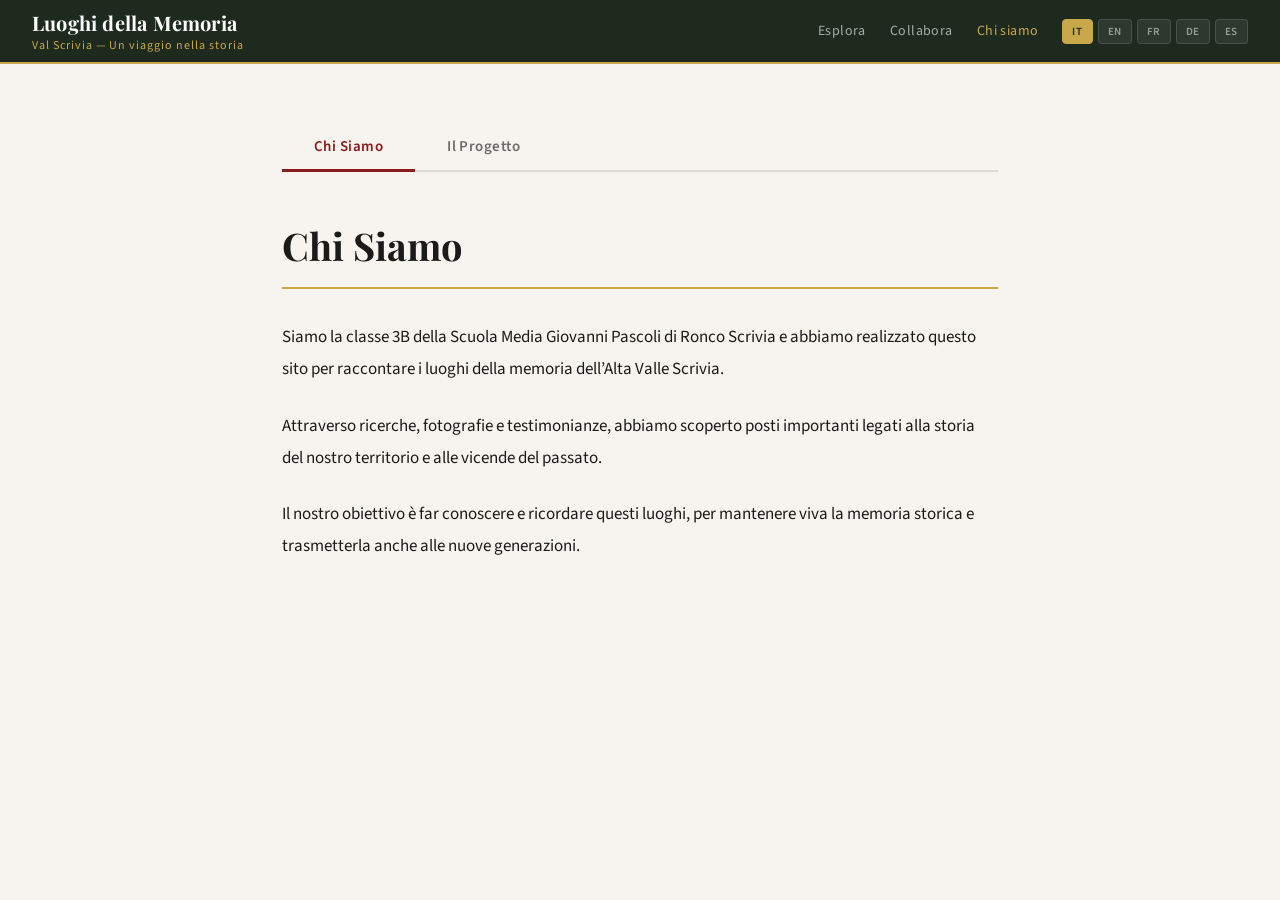
<file: chisiamo.html>
<!DOCTYPE html>
<html lang="it">
<head>
  <meta charset="UTF-8" />
  <meta name="viewport" content="width=device-width, initial-scale=1.0"/>
  <title>Chi Siamo — Luoghi della Memoria Val Scrivia</title>
  <link rel="preconnect" href="https://fonts.googleapis.com">
  <link href="https://fonts.googleapis.com/css2?family=Playfair+Display:wght@400;700&family=Source+Sans+3:wght@300;400;600&display=swap" rel="stylesheet">
  <link rel="stylesheet" href="style.css" />
  <link rel="stylesheet" href="chisiamo.css" />
</head>
<body>

  <!-- HEADER (uguale a index.html) -->
  <header>
    <div class="header-inner">
      <div class="header-title">
        <div>
          <h1>Luoghi della Memoria</h1>
          <p class="header-subtitle">Val Scrivia — Un viaggio nella storia</p>
        </div>
      </div>
      <div style="display:flex; align-items:center; gap:24px;">
        <nav class="header-nav">
          <a href="index.html" class="nav-link">Esplora</a>
          <a href="collabora.html" class="nav-link">Collabora</a>
          <a href="chisiamo.html" class="nav-link active">Chi siamo</a>
        </nav>
        <!-- SELETTORE LINGUA -->
        <div class="lang-switcher-header">
          <button class="lang-btn-h active" onclick="setLang('it')">IT</button>
          <button class="lang-btn-h" onclick="setLang('en')">EN</button>
          <button class="lang-btn-h" onclick="setLang('fr')">FR</button>
          <button class="lang-btn-h" onclick="setLang('de')">DE</button>
          <button class="lang-btn-h" onclick="setLang('es')">ES</button>
        </div>
      </div>
    </div>
  </header>

  <!-- CONTENUTO -->
  <main class="chisiamo-main">

    <!-- TAB -->
    <div class="cs-tabs">
      <button class="cs-tab active" onclick="switchCS('chisiamo')" id="tab-chisiamo" data-it="Chi Siamo" data-en="About Us" data-fr="Qui Sommes-Nous" data-de="Über Uns" data-es="Quiénes Somos">Chi Siamo</button>
      <button class="cs-tab" onclick="switchCS('progetto')" id="tab-progetto" data-it="Il Progetto" data-en="The Project" data-fr="Le Projet" data-de="Das Projekt" data-es="El Proyecto">Il Progetto</button>
    </div>

    <!-- SEZIONE CHI SIAMO -->
    <section class="cs-section active" id="cs-chisiamo">
      <h2 class="cs-title" id="cs-title-chisiamo">Chi Siamo</h2>
      <div class="cs-content" id="cs-content-chisiamo">
        <p>Siamo la classe 3B della Scuola Media Giovanni Pascoli di Ronco Scrivia e abbiamo realizzato questo sito per raccontare i luoghi della memoria dell’Alta Valle Scrivia.</p>
        <p>Attraverso ricerche, fotografie e testimonianze, abbiamo scoperto posti importanti legati alla storia del nostro territorio e alle vicende del passato.</p>
        <p>Il nostro obiettivo è far conoscere e ricordare questi luoghi, per mantenere viva la memoria storica e trasmetterla anche alle nuove generazioni.</p>
      </div>
    </section>

    <!-- SEZIONE IL PROGETTO -->
    <section class="cs-section" id="cs-progetto">
      <h2 class="cs-title" id="cs-title-progetto">Il Progetto</h2>
      <div class="cs-content" id="cs-content-progetto">
        <p>Il progetto è stato realizzato grazie al lavoro di tutta la classe 3B. Uno di noi si è occupato della programmazione dell’applicazione utilizzando HTML5, JavaScript e CSS, creando il sito e le sue funzionalità, mentre, per la mappa, abbiamo utilizzato strumenti liberi come Leaflet e OpenStreetMap.</p>
        <p>Altri compagni, invece, hanno svolto ricerche storiche, raccolto informazioni, scattato fotografie ed effettuato sopralluoghi nei luoghi della memoria dell’Alta Valle Scrivia, contribuendo alla realizzazione dei contenuti del progetto.</p>
        <p> </p>
        <p> </p>
        <p>Email di riferimento: fortu.andre2012@gmail.com</p>

      </div>
    </section>

  </main>

  <script src="chisiamo.js"></script>
</body>
</html>
</file>
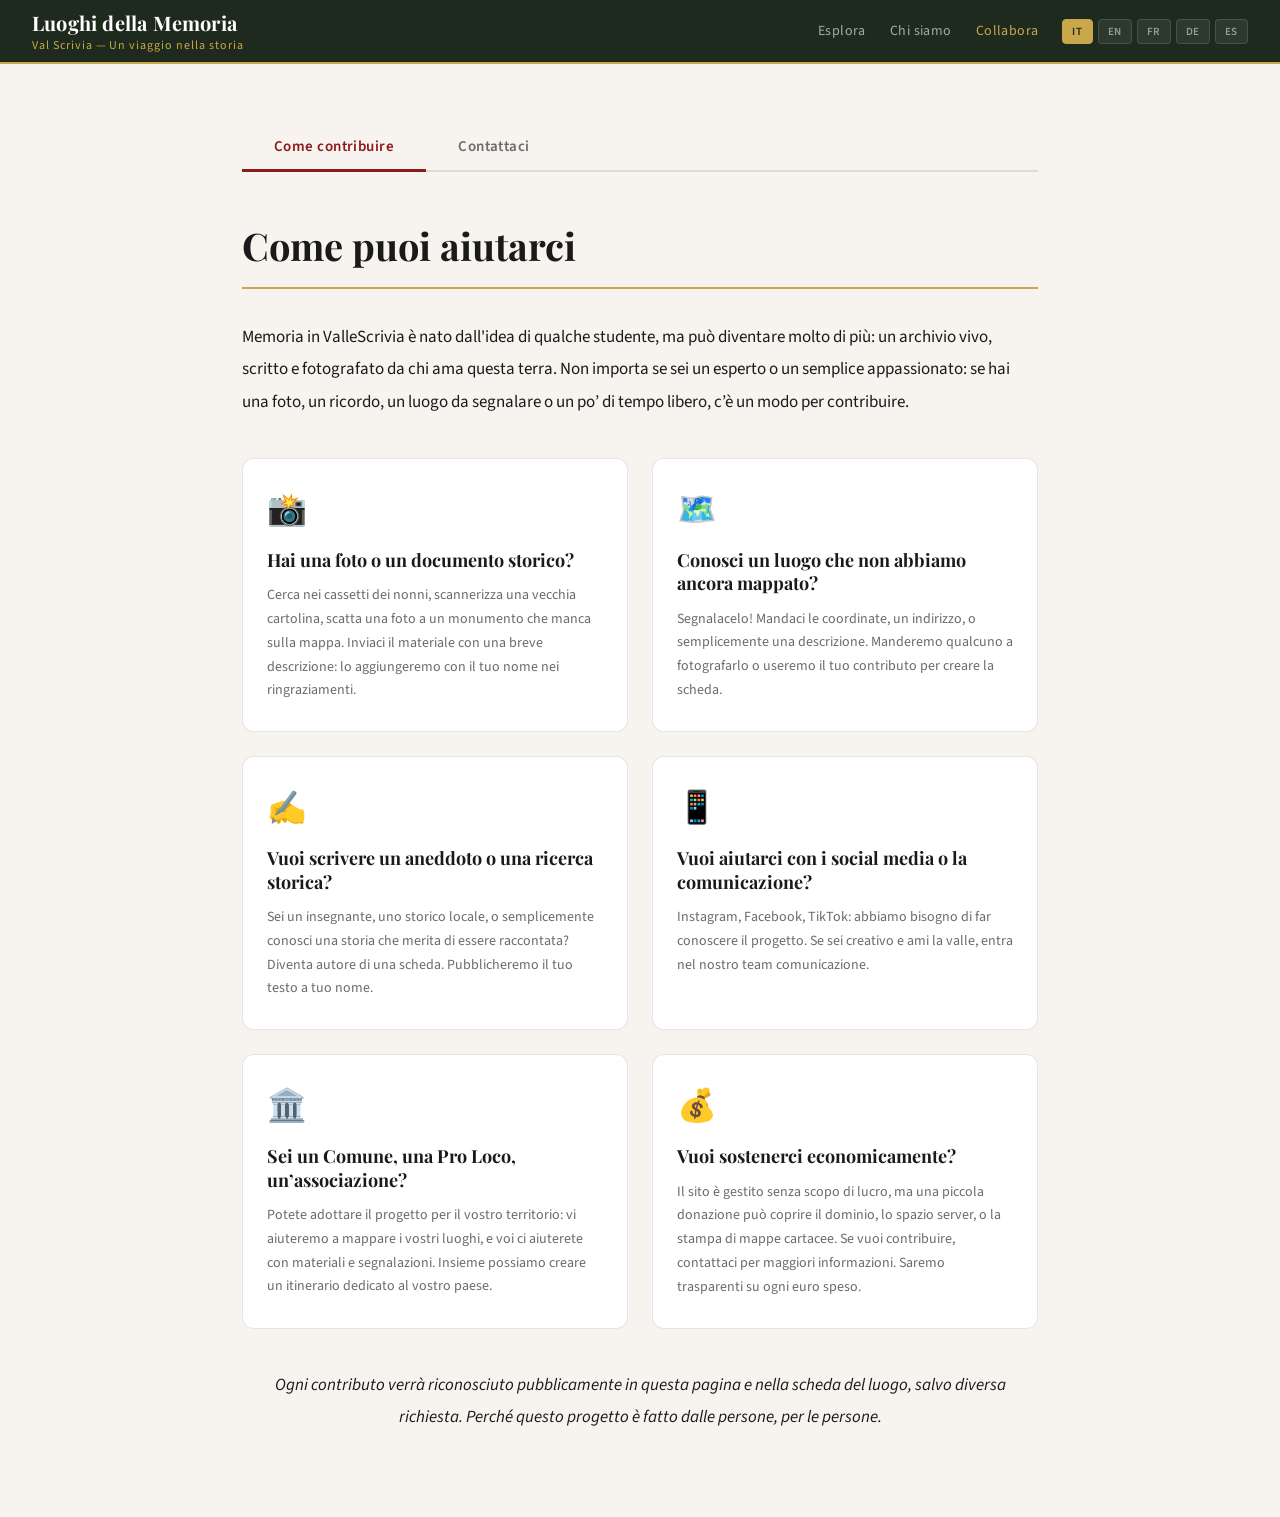
<file: collabora.html>
<!DOCTYPE html>
<html lang="it">
<head>
  <meta charset="UTF-8" />
  <meta name="viewport" content="width=device-width, initial-scale=1.0"/>
  <title>Collabora — Luoghi della Memoria Val Scrivia</title>
  <link rel="preconnect" href="https://fonts.googleapis.com">
  <link href="https://fonts.googleapis.com/css2?family=Playfair+Display:wght@400;700&family=Source+Sans+3:wght@300;400;600&display=swap" rel="stylesheet">
  <link rel="stylesheet" href="style.css" />
  <link rel="stylesheet" href="collabora.css" />
</head>
<body>

  <!-- HEADER (identico a index.html e chisiamo.html) -->
  <header>
    <div class="header-inner">
      <div class="header-title">
        <div>
          <h1>Luoghi della Memoria</h1>
          <p class="header-subtitle">Val Scrivia — Un viaggio nella storia</p>
        </div>
      </div>
      <div style="display:flex; align-items:center; gap:24px;">
        <nav class="header-nav">
          <a href="index.html" class="nav-link">Esplora</a>
          <a href="chisiamo.html" class="nav-link">Chi siamo</a>
          <a href="collabora.html" class="nav-link active">Collabora</a>
        </nav>
        <!-- SELETTORE LINGUA -->
        <div class="lang-switcher-header">
          <button class="lang-btn-h active" onclick="setLang('it')">IT</button>
          <button class="lang-btn-h" onclick="setLang('en')">EN</button>
          <button class="lang-btn-h" onclick="setLang('fr')">FR</button>
          <button class="lang-btn-h" onclick="setLang('de')">DE</button>
          <button class="lang-btn-h" onclick="setLang('es')">ES</button>
        </div>
      </div>
    </div>
  </header>

  <!-- CONTENUTO -->
  <main class="collabora-main">

    <!-- TAB -->
    <div class="cs-tabs">
      <button class="cs-tab active" onclick="switchCS('contribuisci')" id="tab-contribuisci">Come contribuire</button>
      <button class="cs-tab" onclick="switchCS('contattaci')" id="tab-contattaci">Contattaci</button>
    </div>

    <!-- SEZIONE COME CONTRIBUIRE -->
    <section class="cs-section active" id="cs-contribuisci">
      <h2 class="cs-title">Come puoi aiutarci</h2>
      <div class="cs-content">
        <p>Memoria in ValleScrivia è nato dall'idea di qualche studente, ma può diventare molto di più: un archivio vivo, scritto e fotografato da chi ama questa terra. Non importa se sei un esperto o un semplice appassionato: se hai una foto, un ricordo, un luogo da segnalare o un po’ di tempo libero, c’è un modo per contribuire.</p>

        <div class="contributo-cards">
          <div class="contributo-card">
            <div class="contributo-icon">📸</div>
            <h3>Hai una foto o un documento storico?</h3>
            <p>Cerca nei cassetti dei nonni, scannerizza una vecchia cartolina, scatta una foto a un monumento che manca sulla mappa. Inviaci il materiale con una breve descrizione: lo aggiungeremo con il tuo nome nei ringraziamenti.</p>
          </div>

          <div class="contributo-card">
            <div class="contributo-icon">🗺️</div>
            <h3>Conosci un luogo che non abbiamo ancora mappato?</h3>
            <p>Segnalacelo! Mandaci le coordinate, un indirizzo, o semplicemente una descrizione. Manderemo qualcuno a fotografarlo o useremo il tuo contributo per creare la scheda.</p>
          </div>

          <div class="contributo-card">
            <div class="contributo-icon">✍️</div>
            <h3>Vuoi scrivere un aneddoto o una ricerca storica?</h3>
            <p>Sei un insegnante, uno storico locale, o semplicemente conosci una storia che merita di essere raccontata? Diventa autore di una scheda. Pubblicheremo il tuo testo a tuo nome.</p>
          </div>

          <div class="contributo-card">
            <div class="contributo-icon">📱</div>
            <h3>Vuoi aiutarci con i social media o la comunicazione?</h3>
            <p>Instagram, Facebook, TikTok: abbiamo bisogno di far conoscere il progetto. Se sei creativo e ami la valle, entra nel nostro team comunicazione.</p>
          </div>

          <div class="contributo-card">
            <div class="contributo-icon">🏛️</div>
            <h3>Sei un Comune, una Pro Loco, un’associazione?</h3>
            <p>Potete adottare il progetto per il vostro territorio: vi aiuteremo a mappare i vostri luoghi, e voi ci aiuterete con materiali e segnalazioni. Insieme possiamo creare un itinerario dedicato al vostro paese.</p>
          </div>

          <div class="contributo-card">
            <div class="contributo-icon">💰</div>
            <h3>Vuoi sostenerci economicamente?</h3>
            <p>Il sito è gestito senza scopo di lucro, ma una piccola donazione può coprire il dominio, lo spazio server, o la stampa di mappe cartacee. Se vuoi contribuire, contattaci per maggiori informazioni. Saremo trasparenti su ogni euro speso.</p>
          </div>
        </div>

        <p class="ringraziamenti-note">Ogni contributo verrà riconosciuto pubblicamente in questa pagina e nella scheda del luogo, salvo diversa richiesta. Perché questo progetto è fatto dalle persone, per le persone.</p>
      </div>
    </section>

    <!-- SEZIONE CONTATTACI -->
    <section class="cs-section" id="cs-contattaci">
      <h2 class="cs-title">Scrivici</h2>
      <div class="cs-content">
        <p>Usa il modulo qui sotto per inviarci un messaggio. Se preferisci, puoi scriverci direttamente a <a href="mailto:fortu.andre2012@gmail.com">fortu.andre2012@gmail.com</a>.</p>

        <form id="form-contatto" class="contatto-form" action="https://formspree.io/f/xdajzenj" method="POST">
          <div class="form-group">
            <label for="nome">Il tuo nome *</label>
            <input type="text" id="nome" name="nome" required placeholder="Mario Rossi">
          </div>
          <div class="form-group">
            <label for="email">La tua email *</label>
            <input type="email" id="email" name="email" required placeholder="mario.rossi@email.com">
          </div>
          <div class="form-group">
            <label for="tipo">Tipo di contributo</label>
            <select id="tipo" name="tipo">
              <option value="">-- Scegli --</option>
              <option value="Foto o documento storico">Foto o documento storico</option>
              <option value="Segnalazione luogo">Segnalazione di un luogo</option>
              <option value="Scrittura aneddoto/ricerca">Scrittura aneddoto o ricerca</option>
              <option value="Social media">Aiuto con i social media</option>
              <option value="Ente/Associazione">Comune, Pro Loco o associazione</option>
              <option value="Donazione">Sostegno economico</option>
              <option value="Altro">Altro</option>
            </select>
          </div>
          <div class="form-group">
            <label for="messaggio">Messaggio *</label>
            <textarea id="messaggio" name="messaggio" rows="6" required placeholder="Descrivi come vorresti contribuire..."></textarea>
          </div>
          <button type="submit" class="btn-invia">Invia messaggio ✉️</button>
        </form>

        <div id="conferma-invio" class="conferma-invio" style="display:none;">
          <p>✅ Grazie per averci contattato! Ti risponderemo al più presto.</p>
        </div>
      </div>
    </section>

  </main>

  <script src="collabora.js"></script>
</body>
</html>
</file>
<file: style.css>
/* =============================================
   LUOGHI DELLA MEMORIA — VAL SCRIVIA
   style.css
   ============================================= */

:root {
  --serif: 'Playfair Display', Georgia, serif;
  --sans: 'Source Sans 3', sans-serif;

  --bg:        #f7f4ef;
  --surface:   #ffffff;
  --sidebar-bg:#1e2a1e;
  --sidebar-surface: #2a3a2a;
  --accent:    #8b1a1a;
  --accent2:   #c9a84c;
  --text:      #1a1a1a;
  --text-muted:#6b6b6b;
  --text-light:#a0a0a0;
  --border:    rgba(0,0,0,0.10);

  --cat-wwi:    #7a4f2e;
  --cat-wwii:   #2e4a7a;
  --cat-resist: #2e6b3a;
  --cat-olocausto: #5a3070;
  --cat-mafia:  #7a2e2e;
}

* { margin: 0; padding: 0; box-sizing: border-box; }

body {
  font-family: var(--sans);
  background: var(--bg);
  color: var(--text);
  min-height: 100vh;
  display: flex;
  flex-direction: column;
}

/* ---- HEADER ---- */
header {
  background: var(--sidebar-bg);
  color: #fff;
  padding: 0 32px;
  height: 64px;
  display: flex;
  align-items: center;
  border-bottom: 2px solid var(--accent2);
  flex-shrink: 0;
  position: sticky;
  top: 0;
  z-index: 100;
}

.header-inner {
  display: flex;
  align-items: center;
  justify-content: space-between;
  width: 100%;
}

.header-title {
  display: flex;
  align-items: center;
  gap: 14px;
}

.header-dove {
  font-size: 22px;
  color: var(--accent2);
}

header h1 {
  font-family: var(--serif);
  font-size: 20px;
  font-weight: 700;
  letter-spacing: 0.01em;
  color: #fff;
}

.header-subtitle {
  font-size: 12px;
  color: var(--accent2);
  letter-spacing: 0.08em;
  margin-top: 1px;
}

.header-nav { display: flex; gap: 24px; }

.nav-link {
  color: rgba(255,255,255,0.6);
  text-decoration: none;
  font-size: 14px;
  font-weight: 400;
  transition: color 0.2s;
  letter-spacing: 0.03em;
}

.nav-link:hover, .nav-link.active { color: var(--accent2); }

/* ---- LAYOUT ---- */
.app-layout {
  display: flex;
  flex: 1;
  height: calc(100vh - 64px);
  overflow: hidden;
}

/* ---- SIDEBAR ---- */
.sidebar {
  width: 280px;
  min-width: 280px;
  background: var(--sidebar-bg);
  display: flex;
  flex-direction: column;
  overflow: hidden;
  border-right: 1px solid rgba(255,255,255,0.06);
}

/* TABS */
.tabs {
  display: flex;
  border-bottom: 1px solid rgba(255,255,255,0.08);
  flex-shrink: 0;
}

.tab {
  flex: 1;
  padding: 14px 0;
  background: none;
  border: none;
  color: rgba(255,255,255,0.45);
  font-family: var(--sans);
  font-size: 13px;
  font-weight: 600;
  letter-spacing: 0.06em;
  text-transform: uppercase;
  cursor: pointer;
  transition: color 0.2s, background 0.2s;
  border-bottom: 2px solid transparent;
  margin-bottom: -1px;
}

.tab:hover { color: rgba(255,255,255,0.75); }

.tab.active {
  color: var(--accent2);
  border-bottom-color: var(--accent2);
}

/* TAB CONTENT */
.tab-content { display: none; flex-direction: column; overflow-y: auto; flex: 1; }
.tab-content.active { display: flex; }

.sidebar-label {
  font-size: 10px;
  letter-spacing: 0.12em;
  text-transform: uppercase;
  color: rgba(255,255,255,0.3);
  padding: 16px 18px 8px;
  flex-shrink: 0;
}

/* LISTA PAESI */
.paese-list, .itinerario-list {
  list-style: none;
  padding: 0 10px 20px;
  display: flex;
  flex-direction: column;
  gap: 2px;
}

.paese-item {
  border-radius: 6px;
  overflow: hidden;
}

.paese-nome {
  display: flex;
  align-items: center;
  justify-content: space-between;
  padding: 9px 12px;
  font-size: 14px;
  color: rgba(255,255,255,0.65);
  cursor: pointer;
  border-radius: 6px;
  transition: background 0.15s, color 0.15s;
  user-select: none;
}

.paese-nome:hover { background: rgba(255,255,255,0.06); color: rgba(255,255,255,0.9); }
.paese-nome.open { color: #fff; background: rgba(255,255,255,0.08); }

.paese-arrow {
  font-size: 11px;
  transition: transform 0.25s;
  color: rgba(255,255,255,0.3);
}
.paese-nome.open .paese-arrow { transform: rotate(90deg); color: var(--accent2); }

/* CATEGORIE */
.categorie-list {
  list-style: none;
  padding: 0 0 4px 14px;
  display: flex;
  flex-direction: column;
  gap: 1px;
}

.categoria-item { border-radius: 5px; overflow: hidden; }

.categoria-nome {
  display: flex;
  align-items: center;
  justify-content: space-between;
  padding: 7px 10px;
  font-size: 12px;
  color: rgba(255,255,255,0.5);
  cursor: pointer;
  border-radius: 5px;
  transition: background 0.15s, color 0.15s;
  user-select: none;
  gap: 8px;
}

.categoria-nome:hover { background: rgba(255,255,255,0.05); color: rgba(255,255,255,0.8); }
.categoria-nome.open { color: #fff; }

.cat-dot {
  width: 7px; height: 7px;
  border-radius: 50%;
  flex-shrink: 0;
}

.cat-wwi    { background: var(--cat-wwi); }
.cat-wwii   { background: var(--cat-wwii); }
.cat-resist { background: var(--cat-resist); }
.cat-olocausto { background: var(--cat-olocausto); }
.cat-mafia  { background: var(--cat-mafia); }

.cat-arrow {
  font-size: 10px;
  transition: transform 0.2s;
  color: rgba(255,255,255,0.25);
  margin-left: auto;
}
.categoria-nome.open .cat-arrow { transform: rotate(90deg); color: var(--accent2); }

/* LUOGHI SOTTO CATEGORIA */
.luoghi-list {
  list-style: none;
  padding: 0 0 4px 16px;
  display: flex;
  flex-direction: column;
  gap: 1px;
}

.luogo-item {
  padding: 6px 10px;
  font-size: 12px;
  color: rgba(255,255,255,0.4);
  cursor: pointer;
  border-radius: 4px;
  transition: background 0.15s, color 0.15s;
  border-left: 2px solid transparent;
}

.luogo-item:hover {
  background: rgba(255,255,255,0.05);
  color: rgba(255,255,255,0.75);
}

.luogo-item.selected {
  color: var(--accent2);
  border-left-color: var(--accent2);
  background: rgba(201,168,76,0.08);
}

/* ITINERARI */
.itinerario-item {
  padding: 10px 12px;
  font-size: 13px;
  color: rgba(255,255,255,0.6);
  cursor: pointer;
  border-radius: 6px;
  transition: background 0.15s, color 0.15s;
  border-left: 3px solid transparent;
  display: flex;
  flex-direction: column;
  gap: 3px;
}

.itinerario-item:hover { background: rgba(255,255,255,0.06); color: #fff; }
.itinerario-item.selected {
  color: var(--accent2);
  border-left-color: var(--accent2);
  background: rgba(201,168,76,0.08);
}

.itinerario-item-subtitle {
  font-size: 11px;
  color: rgba(255,255,255,0.3);
}
.itinerario-item.selected .itinerario-item-subtitle { color: rgba(201,168,76,0.6); }

/* ---- PANNELLO DESTRO ---- */
.detail-panel {
  flex: 1;
  overflow-y: auto;
  background: var(--bg);
  padding: 40px 48px;
}

/* EMPTY STATE */
.empty-state {
  display: flex;
  flex-direction: column;
  align-items: center;
  justify-content: center;
  height: 100%;
  text-align: center;
  color: var(--text-muted);
  gap: 16px;
}

.empty-icon {
  font-size: 40px;
  color: var(--accent2);
  opacity: 0.4;
}

.empty-state h2 {
  font-family: var(--serif);
  font-size: 28px;
  font-weight: 400;
  color: var(--text);
}

.empty-state p {
  font-size: 15px;
  line-height: 1.7;
  color: var(--text-muted);
}

/* BREADCRUMB */
.detail-breadcrumb {
  font-size: 11px;
  letter-spacing: 0.1em;
  text-transform: uppercase;
  color: var(--text-muted);
  margin-bottom: 10px;
}

/* TITOLO DETTAGLIO */
.detail-title {
  font-family: var(--serif);
  font-size: 34px;
  font-weight: 700;
  color: var(--text);
  line-height: 1.2;
  margin-bottom: 28px;
  border-bottom: 2px solid var(--accent2);
  padding-bottom: 16px;
}

/* FOTO */
.detail-photos {
  display: grid;
  grid-template-columns: repeat(auto-fill, minmax(200px, 1fr));
  gap: 12px;
  margin-bottom: 28px;
}

.detail-photo {
  aspect-ratio: 4/3;
  object-fit: cover;
  border-radius: 8px;
  width: 100%;
  background: #ddd;
}

.photo-placeholder {
  aspect-ratio: 4/3;
  background: linear-gradient(135deg, #e8e0d0, #d4c9b0);
  border-radius: 8px;
  display: flex;
  align-items: center;
  justify-content: center;
  color: var(--text-muted);
  font-size: 13px;
}

/* DESCRIZIONE */
.detail-description {
  font-size: 16px;
  line-height: 1.8;
  color: var(--text);
  margin-bottom: 32px;
  max-width: 700px;
}

/* MAPPA */
.detail-map-wrap {
  border-radius: 10px;
  overflow: hidden;
  margin-bottom: 28px;
  border: 1px solid var(--border);
  height: 280px;
}

#detail-map, #itinerario-map { height: 100%; width: 100%; }

/* BOTTONE ARRIVARCI */
.btn-arrivarci {
  display: inline-flex;
  align-items: center;
  gap: 8px;
  background: var(--accent);
  color: #fff;
  border: none;
  padding: 14px 28px;
  border-radius: 6px;
  font-family: var(--sans);
  font-size: 15px;
  font-weight: 600;
  cursor: pointer;
  letter-spacing: 0.03em;
  transition: background 0.2s, transform 0.15s;
}

.btn-arrivarci:hover {
  background: #a82020;
  transform: translateY(-1px);
}

/* ITINERARIO DETAIL */
.itinerario-desc {
  font-size: 16px;
  line-height: 1.8;
  color: var(--text);
  margin-bottom: 24px;
  max-width: 700px;
}

.itinerario-meta {
  display: flex;
  gap: 24px;
  margin-bottom: 32px;
  flex-wrap: wrap;
}

.meta-badge {
  display: flex;
  flex-direction: column;
  gap: 2px;
}

.meta-label {
  font-size: 10px;
  letter-spacing: 0.1em;
  text-transform: uppercase;
  color: var(--text-muted);
}

.meta-value {
  font-size: 15px;
  font-weight: 600;
  color: var(--text);
}

.itinerario-tappe {
  margin-bottom: 32px;
}

.tappe-title {
  font-family: var(--serif);
  font-size: 20px;
  font-weight: 700;
  margin-bottom: 16px;
  color: var(--text);
}

.tappa {
  display: flex;
  gap: 16px;
  margin-bottom: 16px;
  align-items: flex-start;
}

.tappa-num {
  width: 28px;
  height: 28px;
  border-radius: 50%;
  background: var(--accent);
  color: #fff;
  font-size: 13px;
  font-weight: 700;
  display: flex;
  align-items: center;
  justify-content: center;
  flex-shrink: 0;
  margin-top: 2px;
}

.tappa-info { flex: 1; }
.tappa-nome { font-size: 15px; font-weight: 600; color: var(--text); }
.tappa-desc { font-size: 13px; color: var(--text-muted); margin-top: 2px; }

/* ANIMAZIONE ENTRATA */
.place-detail, .itinerario-detail {
  animation: fadeIn 0.3s ease;
}

@keyframes fadeIn {
  from { opacity: 0; transform: translateY(12px); }
  to   { opacity: 1; transform: translateY(0); }
}

/* SCROLLBAR */
.sidebar ::-webkit-scrollbar { width: 4px; }
.sidebar ::-webkit-scrollbar-track { background: transparent; }
.sidebar ::-webkit-scrollbar-thumb { background: rgba(255,255,255,0.15); border-radius: 2px; }

.detail-panel::-webkit-scrollbar { width: 6px; }
.detail-panel::-webkit-scrollbar-track { background: transparent; }
.detail-panel::-webkit-scrollbar-thumb { background: rgba(0,0,0,0.15); border-radius: 3px; }

/* ---- MOBILE ---- */
.sidebar-toggle {
  display: none;
}

@media (max-width: 768px) {
  .app-layout {
    flex-direction: column;
    height: auto;
    overflow: visible;
  }

  .sidebar {
    width: 100%;
    min-width: unset;
    height: auto;
    border-right: none;
    border-bottom: 1px solid rgba(255,255,255,0.08);
  }

  .tab-content.active {
    max-height: 300px;
    overflow-y: auto;
  }

  .detail-panel {
    padding: 24px 20px;
    height: auto;
    overflow: visible;
  }

  .detail-map-wrap {
    height: 200px;
  }
}

/* ---- LINGUA ---- */
.lang-switcher {
  display: flex;
  gap: 6px;
  padding: 16px 18px;
  border-top: 1px solid rgba(255,255,255,0.08);
  flex-wrap: wrap;
  margin-top: auto;
  flex-shrink: 0;
}

.lang-btn {
  background: rgba(255,255,255,0.07);
  border: 1px solid rgba(255,255,255,0.12);
  color: rgba(255,255,255,0.5);
  padding: 5px 10px;
  border-radius: 4px;
  font-size: 11px;
  font-weight: 600;
  letter-spacing: 0.05em;
  cursor: pointer;
  transition: all 0.2s;
  font-family: var(--sans);
}

.lang-btn:hover {
  background: rgba(255,255,255,0.12);
  color: #fff;
}

.lang-btn.active {
  background: var(--accent2);
  border-color: var(--accent2);
  color: #1e2a1e;
}

/* ---- RICERCA ---- */
.search-wrap {
  position: relative;
  margin-right: 16px;
}

.search-wrap input {
  background: rgba(255,255,255,0.08);
  border: 1px solid rgba(255,255,255,0.15);
  color: #fff;
  padding: 7px 14px;
  border-radius: 20px;
  font-size: 13px;
  font-family: var(--sans);
  width: 220px;
  outline: none;
  transition: background 0.2s, border 0.2s;
}

.search-wrap input::placeholder { color: rgba(255,255,255,0.35); }
.search-wrap input:focus {
  background: rgba(255,255,255,0.13);
  border-color: var(--accent2);
}

.search-results {
  position: absolute;
  top: calc(100% + 6px);
  left: 0;
  right: 0;
  background: #1e2a1e;
  border: 1px solid rgba(255,255,255,0.12);
  border-radius: 8px;
  overflow: hidden;
  z-index: 200;
  display: none;
}

.search-result-item {
  padding: 10px 14px;
  font-size: 13px;
  color: rgba(255,255,255,0.7);
  cursor: pointer;
  border-bottom: 1px solid rgba(255,255,255,0.06);
  transition: background 0.15s;
}

.search-result-item:last-child { border-bottom: none; }
.search-result-item:hover { background: rgba(255,255,255,0.07); color: #fff; }

.search-result-sub {
  font-size: 11px;
  color: rgba(255,255,255,0.35);
  margin-top: 2px;
}
</file>
<file: chisiamo.css>
/* ---- CHI SIAMO PAGE ---- */
.chisiamo-main {
  max-width: 780px;
  margin: 60px auto;
  padding: 0 32px;
}

.cs-tabs {
  display: flex;
  gap: 0;
  border-bottom: 2px solid var(--border);
  margin-bottom: 48px;
}

.cs-tab {
  background: none;
  border: none;
  font-family: var(--sans);
  font-size: 15px;
  font-weight: 600;
  color: var(--text-muted);
  padding: 12px 32px;
  cursor: pointer;
  border-bottom: 3px solid transparent;
  margin-bottom: -2px;
  letter-spacing: 0.03em;
  transition: color 0.2s, border-color 0.2s;
}

.cs-tab:hover { color: var(--text); }

.cs-tab.active {
  color: var(--accent);
  border-bottom-color: var(--accent);
}

.cs-section { display: none; }
.cs-section.active { display: block; animation: fadeIn 0.3s ease; }

.cs-title {
  font-family: var(--serif);
  font-size: 38px;
  font-weight: 700;
  color: var(--text);
  margin-bottom: 32px;
  border-bottom: 2px solid var(--accent2);
  padding-bottom: 16px;
}

.cs-content p {
  font-size: 17px;
  line-height: 1.9;
  color: var(--text);
  margin-bottom: 24px;
}

/* LINGUA NELL'HEADER */
.lang-switcher-header {
  display: flex;
  gap: 5px;
}

.lang-btn-h {
  background: rgba(255,255,255,0.07);
  border: 1px solid rgba(255,255,255,0.12);
  color: rgba(255,255,255,0.5);
  padding: 4px 9px;
  border-radius: 4px;
  font-size: 11px;
  font-weight: 600;
  letter-spacing: 0.05em;
  cursor: pointer;
  transition: all 0.2s;
  font-family: var(--sans);
}

.lang-btn-h:hover {
  background: rgba(255,255,255,0.12);
  color: #fff;
}

.lang-btn-h.active {
  background: var(--accent2);
  border-color: var(--accent2);
  color: #1e2a1e;
}

/* MOBILE */
@media (max-width: 768px) {
  .chisiamo-main { margin: 32px auto; padding: 0 20px; }
  .cs-title { font-size: 28px; }
  .lang-switcher-header { gap: 3px; }
  .lang-btn-h { padding: 4px 7px; font-size: 10px; }
}
</file>
<file: collabora.css>
/* ---- COLLABORA PAGE ---- */
.collabora-main {
  max-width: 860px;
  margin: 60px auto;
  padding: 0 32px;
}

/* Stessi tab di chisiamo */
.cs-tabs {
  display: flex;
  gap: 0;
  border-bottom: 2px solid var(--border);
  margin-bottom: 48px;
}

.cs-tab {
  background: none;
  border: none;
  font-family: var(--sans);
  font-size: 15px;
  font-weight: 600;
  color: var(--text-muted);
  padding: 12px 32px;
  cursor: pointer;
  border-bottom: 3px solid transparent;
  margin-bottom: -2px;
  letter-spacing: 0.03em;
  transition: color 0.2s, border-color 0.2s;
}

.cs-tab:hover { color: var(--text); }

.cs-tab.active {
  color: var(--accent);
  border-bottom-color: var(--accent);
}

.cs-section { display: none; }
.cs-section.active { display: block; animation: fadeIn 0.3s ease; }

.cs-title {
  font-family: var(--serif);
  font-size: 38px;
  font-weight: 700;
  color: var(--text);
  margin-bottom: 32px;
  border-bottom: 2px solid var(--accent2);
  padding-bottom: 16px;
}

.cs-content p {
  font-size: 17px;
  line-height: 1.9;
  color: var(--text);
  margin-bottom: 24px;
}

/* CARD CONTRIBUTO */
.contributo-cards {
  display: grid;
  grid-template-columns: repeat(auto-fill, minmax(250px, 1fr));
  gap: 24px;
  margin: 40px 0;
}

.contributo-card {
  background: var(--surface);
  border: 1px solid var(--border);
  border-radius: 12px;
  padding: 28px 24px;
  transition: box-shadow 0.2s, transform 0.2s;
}

.contributo-card:hover {
  box-shadow: 0 8px 24px rgba(0,0,0,0.06);
  transform: translateY(-2px);
}

.contributo-icon {
  font-size: 32px;
  margin-bottom: 16px;
}

.contributo-card h3 {
  font-family: var(--serif);
  font-size: 18px;
  font-weight: 700;
  color: var(--text);
  margin-bottom: 12px;
  line-height: 1.3;
}

.contributo-card p {
  font-size: 14px;
  line-height: 1.7;
  color: var(--text-muted);
  margin-bottom: 0;
}

.ringraziamenti-note {
  font-style: italic;
  color: var(--text-muted);
  font-size: 15px;
  margin-top: 20px;
  text-align: center;
}

/* FORM CONTATTO */
.contatto-form {
  background: var(--surface);
  border: 1px solid var(--border);
  border-radius: 12px;
  padding: 32px;
  margin-top: 24px;
  display: flex;
  flex-direction: column;
  gap: 20px;
}

.form-group {
  display: flex;
  flex-direction: column;
  gap: 6px;
}

.form-group label {
  font-size: 14px;
  font-weight: 600;
  color: var(--text);
}

.form-group input,
.form-group select,
.form-group textarea {
  padding: 12px 14px;
  border: 1px solid var(--border);
  border-radius: 6px;
  font-family: var(--sans);
  font-size: 15px;
  color: var(--text);
  background: #fff;
  transition: border-color 0.2s;
  outline: none;
}

.form-group input:focus,
.form-group select:focus,
.form-group textarea:focus {
  border-color: var(--accent2);
}

.btn-invia {
  background: var(--accent);
  color: #fff;
  border: none;
  padding: 14px 28px;
  border-radius: 6px;
  font-family: var(--sans);
  font-size: 16px;
  font-weight: 600;
  cursor: pointer;
  letter-spacing: 0.03em;
  transition: background 0.2s, transform 0.15s;
  align-self: flex-start;
}

.btn-invia:hover {
  background: #a82020;
  transform: translateY(-1px);
}

.conferma-invio {
  background: #e6f4ea;
  border: 1px solid #b7d7c5;
  border-radius: 8px;
  padding: 20px;
  text-align: center;
  margin-top: 20px;
}

.conferma-invio p {
  color: #1e4620;
  font-size: 16px;
  margin-bottom: 0;
}

/* LINGUA NELL'HEADER (stesso di chisiamo) */
.lang-switcher-header {
  display: flex;
  gap: 5px;
}

.lang-btn-h {
  background: rgba(255,255,255,0.07);
  border: 1px solid rgba(255,255,255,0.12);
  color: rgba(255,255,255,0.5);
  padding: 4px 9px;
  border-radius: 4px;
  font-size: 11px;
  font-weight: 600;
  letter-spacing: 0.05em;
  cursor: pointer;
  transition: all 0.2s;
  font-family: var(--sans);
}

.lang-btn-h:hover {
  background: rgba(255,255,255,0.12);
  color: #fff;
}

.lang-btn-h.active {
  background: var(--accent2);
  border-color: var(--accent2);
  color: #1e2a1e;
}

/* MOBILE */
@media (max-width: 768px) {
  .collabora-main { margin: 32px auto; padding: 0 20px; }
  .cs-title { font-size: 28px; }
  .contributo-cards { grid-template-columns: 1fr; }
  .contatto-form { padding: 24px; }
  .btn-invia { width: 100%; text-align: center; }
  .lang-switcher-header { gap: 3px; }
  .lang-btn-h { padding: 4px 7px; font-size: 10px; }
}
</file>
